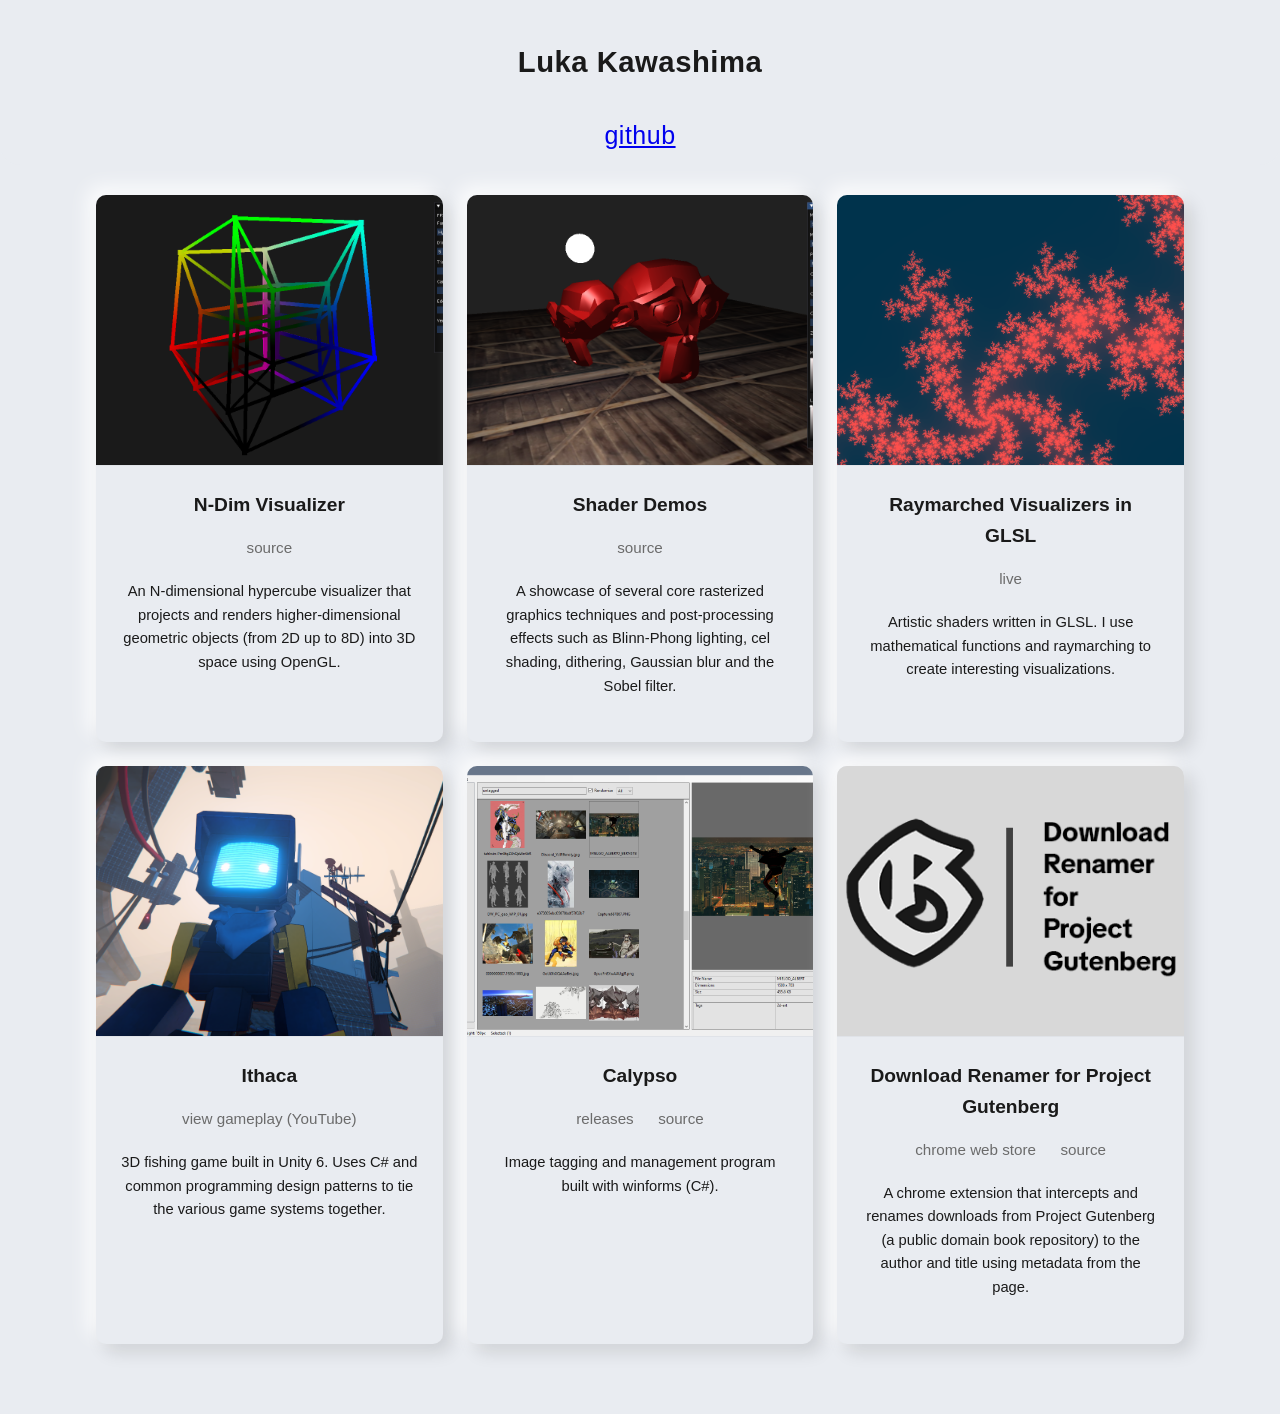
<file: index.html>
<!doctype html>
<html lang='en'>
<head>
    <meta charset='utf-8'>
    <meta name="viewport" content="width=device-width, initial-scale=1.0">
    <meta name="author" content="Luka Kawashima">
    <title>Luka Kawashima - Projects</title>
    <link rel='icon' type='image/x-icon' href='img/meta/favicon-blacksquare.ico'>
    <link rel="stylesheet" href="index.css">
</head>

<body>
    <div id="header"><h3>Luka Kawashima</h3><a href="https://github.com/lukajk1">github</a> </div>

<div id="gallery-container">
    <div class="card-container">

                
        <div class="card">
            <a href="https://lukajk1.github.io/percentiley/" target="_blank" rel="noopener noreferrer">
                <div class="card-img">
                    <img src="img/ndim-1.png" alt="Project image">
                </div>
            </a>
            <div class="card-description">
                <span class="project-name">N-Dim Visualizer</span>
                <a href="https://github.com/lukajk1/n-dimensional-projection-visualizer">source</a>
                <p><i>An N-dimensional hypercube visualizer that projects and renders higher-dimensional geometric objects (from 2D up to 8D) into 3D space using OpenGL.</i></p>
            </div>
        </div>

                
        <div class="card">
            <a href="https://lukajk1.github.io/percentiley/" target="_blank" rel="noopener noreferrer">
                <div class="card-img">
                    <img src="img/Medal_zySU1IyK6e.png" alt="Project image">
                </div>
            </a>
            <div class="card-description">
                <span class="project-name">Shader Demos</span>
                <a href="https://github.com/lukajk1/shader-demos">source</a>
                <p><i>A showcase of several core rasterized graphics techniques and post-processing effects such as Blinn-Phong lighting, cel shading, dithering, Gaussian blur and the Sobel filter.</i></p>
            </div>
        </div>

        <div class="card">
            <a href="https://www.shadertoy.com/user/lukajk1" target="_blank" rel="noopener noreferrer">
                <div class="card-img">
                    <img src="img/shadertoy.png" alt="Project image">
                </div>
            </a>
            <div class="card-description">
                <span class="project-name">Raymarched Visualizers in GLSL</span>
                <a href="https://www.shadertoy.com/user/lukajk1">live</a>
                <p><i>Artistic shaders written in GLSL. I use mathematical functions and raymarching to create interesting visualizations.</i></p>
            </div>
        </div>

        <div class="card">
            <a href="https://github.com/lukajk1/Ithaca" target="_blank" rel="noopener noreferrer">
                <div class="card-img">
                    <img src="img/ithaca.png" alt="Project image">
                </div>
            </a>
            <div class="card-description">
                <span class="project-name">Ithaca</span>
                <a href="https://youtu.be/2cZNU1z95NA?si=ME8B7tS_QIrEurQ5">view gameplay (YouTube)</a>
                <p><i>3D fishing game built in Unity 6. 
                    Uses C# and common programming design patterns to tie the various game systems together.</i></p>
            </div>
        </div>



        <div class="card">
            <a href="https://github.com/lukajk1/calypso/releases" target="_blank" rel="noopener noreferrer">
                <div class="card-img">
                    <img src="img/calypso.png" alt="Project image">
                </div>
            </a>
            <div class="card-description">
                <span class="project-name">Calypso</span>
                <a href="https://github.com/lukajk1/calypso/releases">releases</a>
                <a href="https://github.com/lukajk1/calypso">source</a>
                <p><i>Image tagging and management program built with winforms (C#).</i></p>
            </div>
        </div>

        <div class="card">
            <a href="https://github.com/lukajk1/dir-reader/releases" target="_blank" rel="noopener noreferrer">
                <div class="card-img">
                    <img src="img/promo-tile.png" alt="Project image">
                </div>
            </a>
            <div class="card-description">
                <span class="project-name">Download Renamer for Project Gutenberg</span>
                <a href="https://chromewebstore.google.com/detail/download-renamer-for-proj/ipenpaecaonppfhbaeaedccdhbeebmec">chrome web store</a>
                <a href="https://github.com/lukajk1/gutenberg-renamer">source</a>
                <p><i>A chrome extension that intercepts and renames downloads from Project Gutenberg (a public domain book repository) to the author and title using metadata from the page.</i></p>
            </div>
        </div>




    </div>
    <!-- <h1>utilities</h1>
    <div class="card-container">

    </div> -->
</div>


</body>
</html>
</html>
</file>
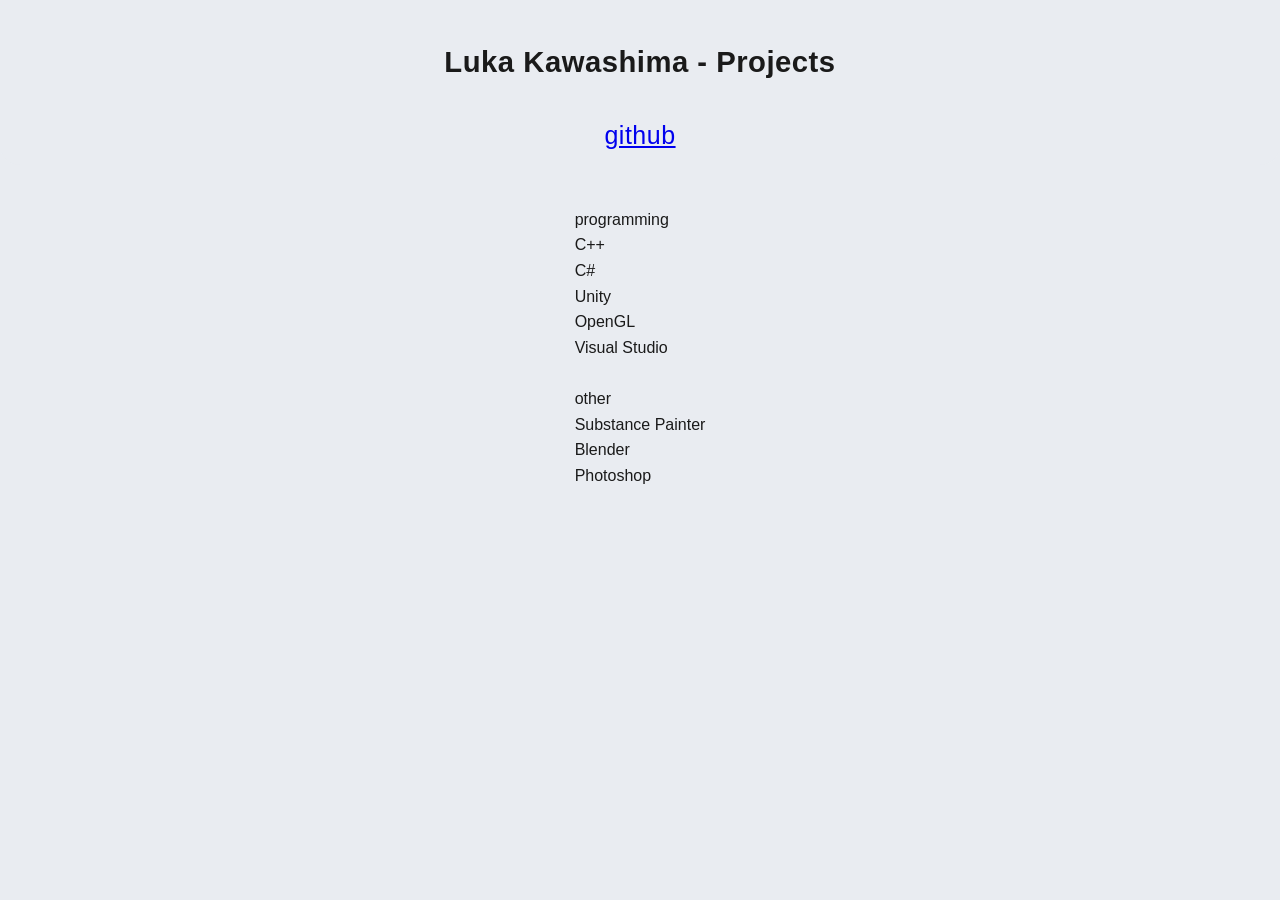
<file: skills.html>
<!doctype html>
<html lang='en'>
<head>
    <meta charset='utf-8'>
    <meta name="viewport" content="width=device-width, initial-scale=1.0">
    <meta name="author" content="Luka Kawashima">
    <title>Luka Kawashima - Resume thing</title>
    <link rel='icon' type='image/x-icon' href='img/meta/favicon-blacksquare.ico'>
    <link rel="stylesheet" href="index.css">
    <style>p {white-space: pre-line;}</style>
</head>

<body>
    <div id="header"><h3>Luka Kawashima - Projects</h3><a href="https://github.com/lukajk1">github</a></div>

<p>
programming
C++
C#
Unity
OpenGL
Visual Studio

other
Substance Painter
Blender
Photoshop

</p>




</body>
</html>
</html>
</file>
<file: index.css>
/* Global Reset and Utility */
* {
    user-select: none;
}

img {
    pointer-events: none;
    -webkit-user-drag: none;
}

/* Color Variables (Design System) */
:root {
    --primary-color: #1a1a1a;
    --secondary-color: #6b6b6b;
    --background-color: #e9ecf1;
    --card-background: #e9ecf1;
    --text-color: #1a1a1a;
    --subtle-text: #70757a;
    --border-color: #d0d4db;
}

/* Base Body Styling */
body {
    font-family: 'Arial', sans-serif;
    margin: 0;
    padding: 0;
    background: var(--background-color);
    color: var(--text-color);
    line-height: 1.6;
    min-height: 100vh;
    display: flex;
    flex-direction: column;
    align-items: center;
}

/* Header Styling */
#header {
    width: 100%;
    padding: 10px 0;
    text-align: center;
    color: var(--text-color);
    font-size: 25px;
    font-weight: 500;
    letter-spacing: 0.5px;
    background: var(--background-color);
    border-radius: 0 0 20px 20px;
}

/* Gallery Container (Max Width and Centering) */
#gallery-container {
    max-width: 85vw;
    width: 100%;
    padding: 30px 0 70px 0;
    display: flex;
    flex-direction: column;
    justify-content: center;
}

/* Grid for Cards */
.card-container {
    display: grid;
    grid-template-columns: repeat(auto-fit, minmax(320px, 1fr));
    gap: 24px;
    width: 100%;
}

/* Individual Card Styling (Neumorphic Base) */
.card {
    background: var(--card-background);
    border-radius: 10px;
    box-shadow: 
        8px 8px 18px rgba(0, 0, 0, 0.12),
        -8px -8px 20px rgba(255, 255, 255, 0.9);
    transition: transform 0.25s ease, box-shadow 0.25s ease;
    padding: 0;
    overflow: hidden;
}

/* Card Hover Effect (Neumorphic Push) */
.card:hover {
    transform: translateY(-6px);
    box-shadow: 
        10px 10px 22px rgba(0, 0, 0, 0.14),
        -10px -10px 24px rgba(255, 255, 255, 0.95);
}

/* Image Section */
.card-img {
    height: 270px;
    display: flex; /* Kept for centering icon, but object-position handles image */
    align-items: center; /* Kept for centering icon */
    justify-content: center; /* Kept for centering icon */
    border-bottom: 1px solid rgba(0, 0, 0, 0.04);
    background: var(--background-color);
    overflow: hidden; /* Ensure anything overflowing the container is hidden */
}

.card-img img {
    width: 100%;
    height: 100%;
    object-fit: cover;
    /* --- MODIFIED LINE BELOW --- */
    object-position: top; /* This makes the image align to the top, hiding the bottom if it overflows */
}

/* Icon within Image Section */
.card-img .icon {
    width: 80px;
    height: 80px;
    object-fit: contain;
    filter: contrast(0.9) brightness(0.95);
}

/* Text Description Section */
.card-description {
    padding: 24px;
    margin-bottom: 20px;
    text-align: center;
}

.project-name {
    font-size: 1.2em;
    font-weight: 600;
    display: block;
    margin-bottom: 6px;
    color: var(--text-color);
}

.card-description p {
    font-size: 0.92em;
    color: var(--subtle-text);
    margin: 10px 0 0;
}

.card-description i {
    font-style: normal;
    font-weight: 400;
    color: var(--text-color);
    display: block;
    margin-top: 5px;
}

/* Links (Action Buttons) */
.card-description a {
    display: inline-block;
    margin: 5px 10px;
    color: var(--secondary-color);
    text-decoration: none;
    padding: 4px 0;
    font-size: 0.95em;
    font-weight: 500;
    border-bottom: 1px solid transparent;
    transition: color 0.2s ease, border-color 0.2s ease;
}

.card-description a:hover {
    color: var(--text-color);
    border-color: var(--text-color);
}

/* Media Queries (Responsiveness) */
@media (max-width: 600px) {
    #header {
        font-size: 22px;
    }
    #gallery-container {
        padding: 20px;
    }
}
</file>
